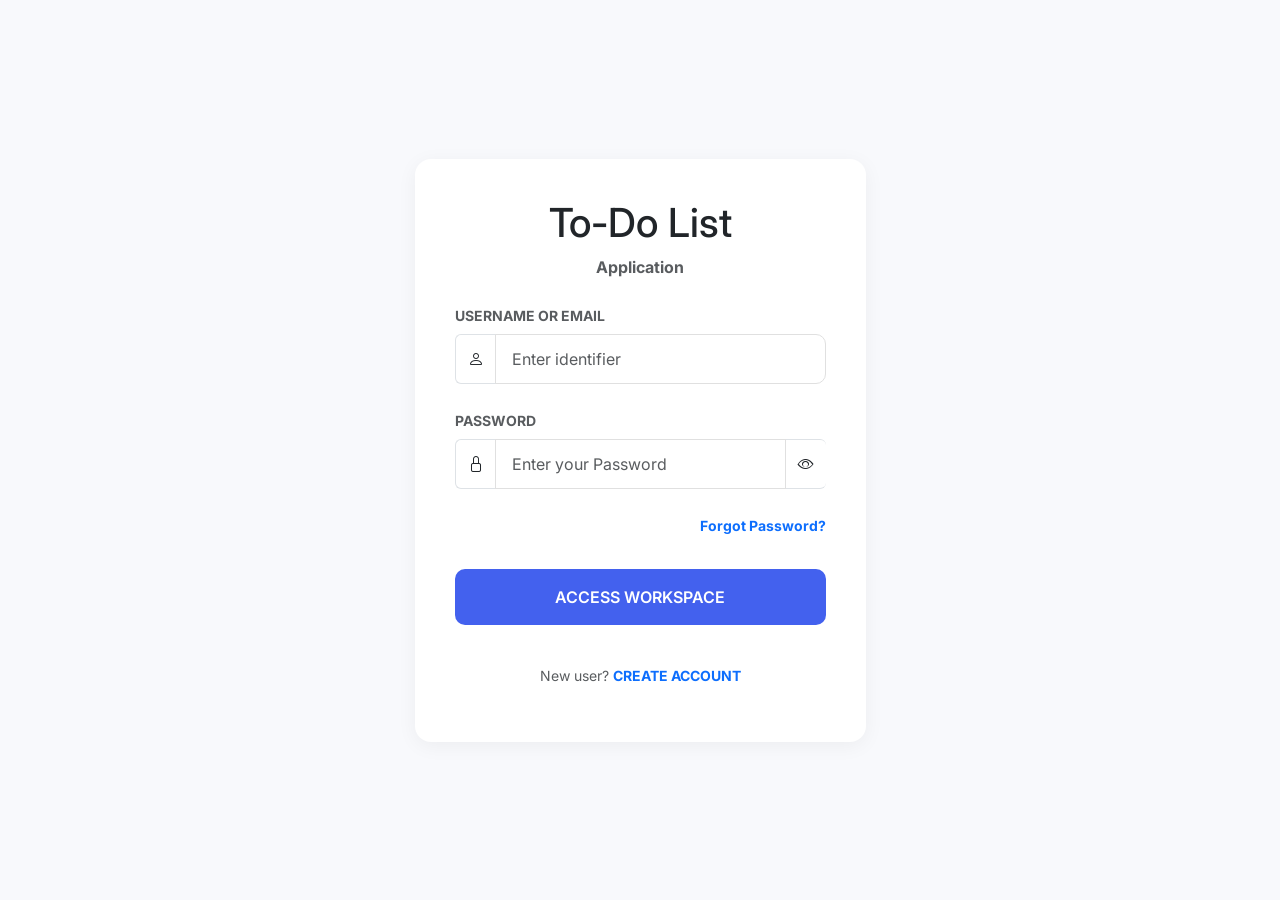
<file: Project1-TodoList/index.html>
<!DOCTYPE html>
<html lang="en">
<head>
    <meta charset="UTF-8">
    <meta name="viewport" content="width=device-width, initial-scale=1.0">
    <title>Workspace - To-Do List Application</title>
    <link href="https://cdn.jsdelivr.net/npm/bootstrap@5.3.0/dist/css/bootstrap.min.css" rel="stylesheet">
    <link rel="stylesheet" href="https://cdn.jsdelivr.net/npm/bootstrap-icons@1.10.5/font/bootstrap-icons.css">
    <link href="https://fonts.googleapis.com/css2?family=Inter:wght@400;600;900&display=swap" rel="stylesheet">
    <link rel="stylesheet" href="style.css">
</head>
<body>
    <nav class="navbar navbar-expand-lg sticky-top">
        <div class="container">
            <a class="navbar-brand fw-bold" href="#">
                <span class="title-3d">To-Do List</span> Application
            </a>
            <div class="d-flex align-items-center">
                <div class="dropdown">
                    <button class="btn btn-primary rounded-pill dropdown-toggle px-3" type="button" id="userDropdown" data-bs-toggle="dropdown" aria-expanded="false">
                        <i class="bi bi-person-circle me-2"></i>
                        <span id="usernameDisplay"></span>
                    </button>
                    <ul class="dropdown-menu dropdown-menu-end card border-0 shadow-lg mt-2 p-2" aria-labelledby="userDropdown" style="border-radius: 15px;">
                        <li>
                            <button class="dropdown-item rounded-3 py-2 text-danger fw-bold" onclick="logout()">
                                <i class="bi bi-power me-2"></i>Logout
                            </button>
                        </li>
                    </ul>
                </div>
            </div>
        </div>
    </nav>

    <div class="container my-5">
        <div class="row g-5">
            <!-- Sidebar: Add Task -->
            <div class="col-lg-4">
                <div class="card p-4 sticky-top" style="top: 100px; z-index: 10;">
                    <h5 class="fw-bold mb-4 text-primary">NEW MISSION</h5>
                    <form id="taskForm">
                        <div class="mb-4">
                            <label for="taskTitle" class="form-label small fw-bold text-muted">OBJECTIVE</label>
                            <input type="text" class="form-control" id="taskTitle" placeholder="What's the goal?" required>
                        </div>
                        <div class="mb-4">
                            <label for="taskDesc" class="form-label small fw-bold text-muted">INTEL</label>
                            <textarea class="form-control" id="taskDesc" rows="4" placeholder="Additional details..."></textarea>
                        </div>
                        <button type="submit" class="btn btn-primary w-100 py-3">
                            <i class="bi bi-plus-lg me-2"></i>DEPLOY TASK
                        </button>
                    </form>
                </div>
            </div>

            <!-- Main Content: Task Lists -->
            <div class="col-lg-8">
                <div class="card p-4 mb-5">
                    <div class="card-body p-2">
                        <!-- Search Box -->
                        <div class="mb-5 px-2">
                            <div class="input-group shadow-sm rounded-pill overflow-hidden" style="background: var(--bg-color); border: none;">
                                <span class="input-group-text bg-transparent border-0 ps-4"><i class="bi bi-search text-primary"></i></span>
                                <input type="text" id="taskSearch" class="form-control bg-transparent border-0 py-3 shadow-none" placeholder="Search for missions or intel...">
                            </div>
                        </div>

                        <ul class="nav nav-pills mb-5 p-2 bg-light rounded-pill shadow-sm" id="taskTabs" role="tablist">
                        <li class="nav-item flex-fill" role="presentation">
                            <button class="nav-link active rounded-pill py-3 w-100 fw-bold" id="pending-tab" data-bs-toggle="tab" data-bs-target="#pending" type="button" role="tab">
                                <i class="bi bi-activity me-2"></i>ACTIVE
                            </button>
                        </li>
                        <li class="nav-item flex-fill" role="presentation">
                            <button class="nav-link rounded-pill py-3 w-100 fw-bold" id="completed-tab" data-bs-toggle="tab" data-bs-target="#completed" type="button" role="tab">
                                <i class="bi bi-check-all me-2"></i>FINISHED
                            </button>
                        </li>
                    </ul>
                    
                    <div class="tab-content" id="taskTabsContent">
                        <div class="tab-pane fade show active" id="pending" role="tabpanel">
                            <div id="pendingTasksList">
                                <!-- Dynamic Injection -->
                            </div>
                        </div>
                        <div class="tab-pane fade" id="completed" role="tabpanel">
                            <div id="completedTasksList">
                                <!-- Dynamic Injection -->
                            </div>
                        </div>
                    </div>
                </div>
            </div>
        </div>
    </div>

    <!-- Edit Task Modal -->
    <div class="modal fade" id="editModal" tabindex="-1">
        <div class="modal-dialog modal-dialog-centered">
            <div class="modal-content border-0 card p-3">
                <div class="modal-header border-0">
                    <h5 class="modal-title fw-bold text-primary">REVISE MISSION</h5>
                    <button type="button" class="btn-close" data-bs-dismiss="modal"></button>
                </div>
                <div class="modal-body">
                    <form id="editForm">
                        <input type="hidden" id="editTaskId">
                        <div class="mb-4">
                            <label for="editTitle" class="form-label small fw-bold text-muted">OBJECTIVE</label>
                            <input type="text" class="form-control" id="editTitle" required>
                        </div>
                        <div class="mb-4">
                            <label for="editDesc" class="form-label small fw-bold text-muted">INTEL</label>
                            <textarea class="form-control" id="editDesc" rows="3"></textarea>
                        </div>
                        <div class="form-check form-switch mb-4">
                            <input class="form-check-input" type="checkbox" id="editCompleted">
                            <label class="form-check-label fw-bold" for="editCompleted">MISSION ACCOMPLISHED</label>
                        </div>
                        <div class="d-flex gap-3">
                            <button type="submit" class="btn btn-primary flex-fill">UPDATE</button>
                        </div>
                    </form>
                </div>
            </div>
        </div>
    </div>

    <script src="https://cdn.jsdelivr.net/npm/bootstrap@5.3.0/dist/js/bootstrap.bundle.min.js"></script>
    <script src="script.js"></script>
    <script>
        function logout() {
            localStorage.removeItem('currentUser');
            window.location.href = 'login.html';
        }

        // Add some dynamic motion on scroll
        window.addEventListener('scroll', () => {
            const nav = document.querySelector('.navbar');
            if (window.scrollY > 50) {
                nav.style.transform = 'translateY(-5px)';
                nav.style.boxShadow = '0 15px 30px rgba(0,0,0,0.1)';
            } else {
                nav.style.transform = 'translateY(0)';
                nav.style.boxShadow = '0 10px 20px rgba(0,0,0,0.05)';
            }
        });
    </script>
</body>
</html>
</file>
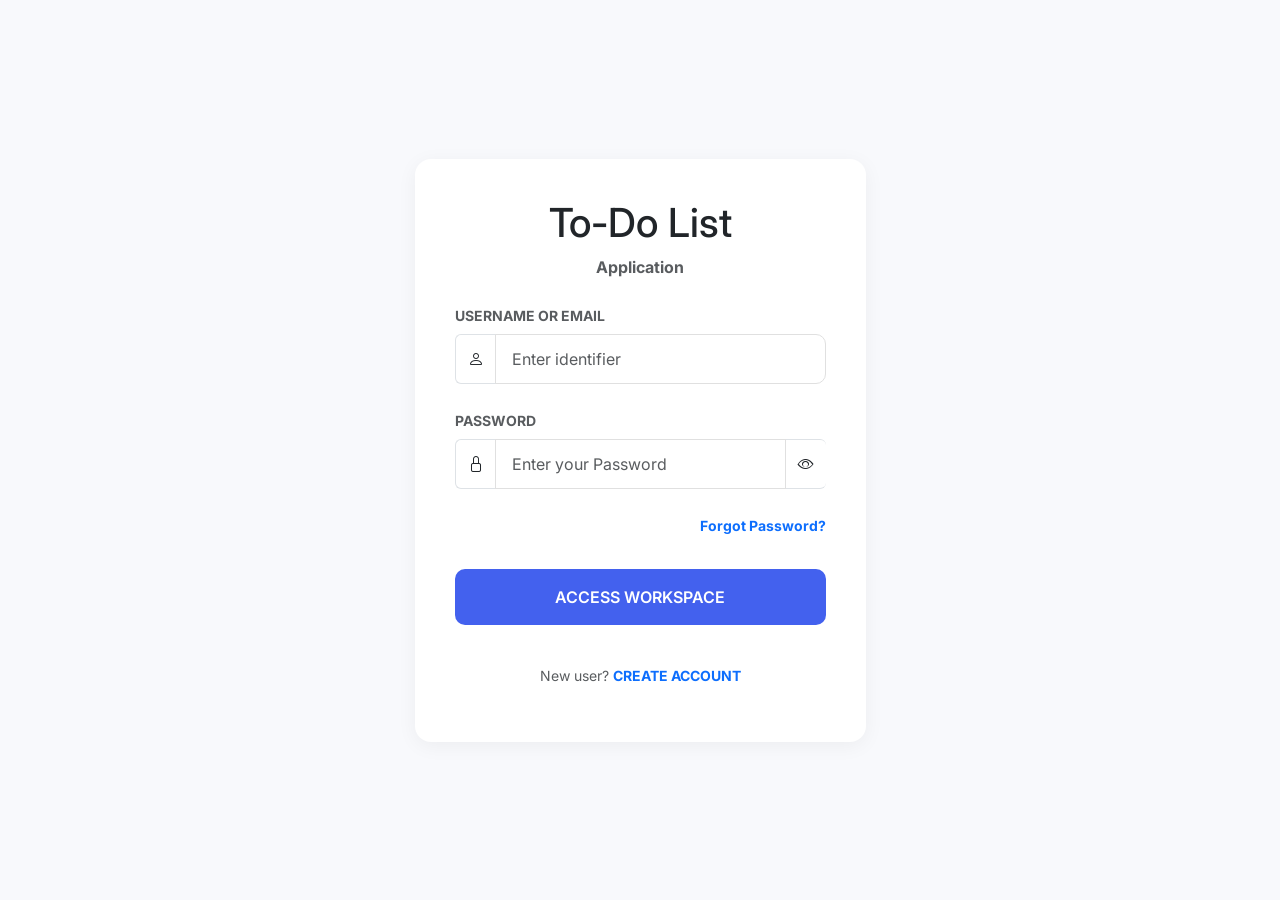
<file: Project1-TodoList/login.html>
<!DOCTYPE html>
<html lang="en">
<head>
    <meta charset="UTF-8">
    <meta name="viewport" content="width=device-width, initial-scale=1.0">
    <title>Sign In - To-Do List Application</title>
    <link href="https://cdn.jsdelivr.net/npm/bootstrap@5.3.0/dist/css/bootstrap.min.css" rel="stylesheet">
    <link rel="stylesheet" href="https://cdn.jsdelivr.net/npm/bootstrap-icons@1.10.5/font/bootstrap-icons.css">
    <link href="https://fonts.googleapis.com/css2?family=Inter:wght@400;600;900&display=swap" rel="stylesheet">
    <link rel="stylesheet" href="style.css">
</head>
<body>
    <div class="container">
        <div class="row justify-content-center min-vh-100 align-items-center">
            <div class="col-md-5">
                <div class="card p-4">
                    <div class="card-body">
                        <div class="text-center mb-4">
                            <h1 class="title-3d mb-2">To-Do List</h1>
                            <p class="text-muted fw-bold">Application</p>
                        </div>
                        
                        <form id="loginForm">
                            <div class="mb-4">
                                <label for="userIdentifier" class="form-label fw-bold text-muted small">USERNAME OR EMAIL</label>
                                <div class="input-group">
                                    <span class="input-group-text"><i class="bi bi-person"></i></span>
                                    <input type="text" class="form-control" id="userIdentifier" placeholder="Enter identifier" required>
                                </div>
                            </div>
                            
                            <div class="mb-4">
                                <label for="password" class="form-label fw-bold text-muted small">PASSWORD</label>
                                <div class="input-group">
                                    <span class="input-group-text"><i class="bi bi-lock"></i></span>
                                    <input type="password" class="form-control" id="password" placeholder="Enter your Password" required>
                                    <span class="input-group-text bg-transparent" id="togglePassword" style="cursor:pointer">
                                        <i class="bi bi-eye" id="eyeIcon"></i>
                                    </span>
                                </div>
                            </div>
                            
                            <div class="mb-4 text-end">
                                <a href="#" class="text-primary text-decoration-none small fw-bold" data-bs-toggle="modal" data-bs-target="#recoveryModal">Forgot Password?</a>
                            </div>
                            
                            <button type="submit" class="btn btn-primary w-100 py-3 mt-2">ACCESS WORKSPACE</button>
                        </form>
                        
                        <div class="text-center mt-4 pt-3">
                            <p class="text-muted small">New user? <a href="register.html" class="text-primary text-decoration-none fw-bold">CREATE ACCOUNT</a></p>
                        </div>
                    </div>
                </div>
            </div>
        </div>
    </div>

    <!-- Recovery Modal -->
    <div class="modal fade" id="recoveryModal" tabindex="-1">
        <div class="modal-dialog modal-dialog-centered">
            <div class="modal-content card border-0 p-3">
                <div class="modal-header border-0 pb-0">
                    <h5 class="modal-title fw-bold text-primary">ACCOUNT RECOVERY</h5>
                    <button type="button" class="btn-close" data-bs-dismiss="modal"></button>
                </div>
                <div class="modal-body">
                    <div id="recoveryStep1">
                        <p class="text-muted small mb-4">Enter your registered mobile number to receive an OTP.</p>
                        <div class="mb-4">
                            <label class="form-label fw-bold text-muted small">MOBILE NUMBER</label>
                            <div class="input-group">
                                <span class="input-group-text"><i class="bi bi-telephone"></i></span>
                                <input type="tel" id="recoveryMobile" class="form-control" placeholder="10-digit number">
                            </div>
                        </div>
                        <button onclick="sendOTP()" class="btn btn-primary w-100 py-2">SEND OTP</button>
                    </div>

                    <div id="recoveryStep2" style="display: none;">
                        <p class="text-muted small mb-4">An OTP has been sent to your number. Enter it below.</p>
                        <div class="mb-4">
                            <label class="form-label fw-bold text-muted small">ENTER OTP</label>
                            <div class="input-group">
                                <span class="input-group-text"><i class="bi bi-shield-check"></i></span>
                                <input type="text" id="recoveryOTP" class="form-control" placeholder="Enter OTP">
                            </div>
                            <div class="mt-2 text-center">
                                <small class="text-primary fw-bold" id="simulatedOTPHint"></small>
                            </div>
                        </div>
                        <button onclick="verifyOTP()" class="btn btn-primary w-100 py-2">VERIFY OTP</button>
                    </div>

                    <div id="recoveryStep3" style="display: none;">
                        <p class="text-muted small mb-4">OTP Verified! Enter your new password below.</p>
                        <div class="mb-4">
                            <label class="form-label fw-bold text-muted small">NEW PASSWORD</label>
                            <div class="input-group">
                                <span class="input-group-text"><i class="bi bi-lock"></i></span>
                                <input type="password" id="newPassword" class="form-control" placeholder="••••••••">
                            </div>
                        </div>
                        <button onclick="resetPassword()" class="btn btn-primary w-100 py-2">UPDATE PASSWORD</button>
                    </div>
                </div>
            </div>
        </div>
    </div>

    <script src="https://cdn.jsdelivr.net/npm/bootstrap@5.3.0/dist/js/bootstrap.bundle.min.js"></script>

    <script>
        const passwordInput = document.getElementById('password');
        const togglePassword = document.getElementById('togglePassword');
        const eyeIcon = document.getElementById('eyeIcon');

        togglePassword.addEventListener('click', () => {
            const type = passwordInput.getAttribute('type') === 'password' ? 'text' : 'password';
            passwordInput.setAttribute('type', type);
            eyeIcon.classList.toggle('bi-eye');
            eyeIcon.classList.toggle('bi-eye-slash');
        });

        document.getElementById('loginForm').addEventListener('submit', (e) => {
            e.preventDefault();
            const identifier = document.getElementById('userIdentifier').value.trim().toLowerCase();
            const password = passwordInput.value;
            
            let users = JSON.parse(localStorage.getItem('users') || '[]');
            const user = users.find(u => {
                const savedIdentifier = (u.identifier || '').trim().toLowerCase();
                const savedDisplayName = (u.displayName || '').trim().toLowerCase();
                const savedMobile = (u.mobile || '').trim();
                return (
                    u.password === password &&
                    (savedIdentifier === identifier || savedDisplayName === identifier || savedMobile === identifier)
                );
            });
            
            if (user) {
                localStorage.setItem('currentUser', user.displayName || identifier);
                window.location.href = 'index.html';
            } else {
                alert('Invalid identification. Access denied.');
            }
        });

        // Recovery Logic
        let recoveryUser = null;
        let simulatedOTP = null;
        const recoveryModalEl = document.getElementById('recoveryModal');

        function resetRecoveryState() {
            recoveryUser = null;
            simulatedOTP = null;
            document.getElementById('recoveryMobile').value = '';
            document.getElementById('recoveryOTP').value = '';
            document.getElementById('newPassword').value = '';
            document.getElementById('simulatedOTPHint').textContent = '';
            document.getElementById('recoveryStep1').style.display = 'block';
            document.getElementById('recoveryStep2').style.display = 'none';
            document.getElementById('recoveryStep3').style.display = 'none';
        }

        recoveryModalEl.addEventListener('hidden.bs.modal', resetRecoveryState);

        window.sendOTP = () => {
            const mobile = document.getElementById('recoveryMobile').value.trim();
            if (!/^\d{10}$/.test(mobile)) {
                alert('Enter a valid 10-digit mobile number.');
                return;
            }

            let users = JSON.parse(localStorage.getItem('users') || '[]');
            recoveryUser = users.find(u => u.mobile === mobile);

            if (recoveryUser) {
                simulatedOTP = Math.floor(1000 + Math.random() * 9000).toString();
                document.getElementById('simulatedOTPHint').textContent = `(Simulated OTP: ${simulatedOTP})`;
                document.getElementById('recoveryStep1').style.display = 'none';
                document.getElementById('recoveryStep2').style.display = 'block';
            } else {
                alert('This mobile number is not registered.');
            }
        };

        window.verifyOTP = () => {
            if (!simulatedOTP) {
                alert('Please request an OTP first.');
                return;
            }

            const enteredOTP = document.getElementById('recoveryOTP').value.trim();
            if (!enteredOTP) {
                alert('Please enter the OTP.');
                return;
            }

            if (enteredOTP === simulatedOTP) {
                document.getElementById('recoveryStep2').style.display = 'none';
                document.getElementById('recoveryStep3').style.display = 'block';
            } else {
                alert('Invalid OTP. Please try again.');
            }
        };

        window.resetPassword = () => {
            if (!recoveryUser) {
                alert('Recovery session expired. Please start again.');
                return;
            }

            const newPass = document.getElementById('newPassword').value.trim();
            if (newPass.length < 8) {
                alert('New password must be at least 8 characters.');
                return;
            }

            let users = JSON.parse(localStorage.getItem('users') || '[]');
            const userIndex = users.findIndex(u => u.mobile === recoveryUser.mobile);
            
            if (userIndex !== -1) {
                users[userIndex].password = newPass;
                localStorage.setItem('users', JSON.stringify(users));
                alert('Password reset successful! You can now sign in.');
                location.reload();
            }
        };
    </script>
</body>
</html>
</file>
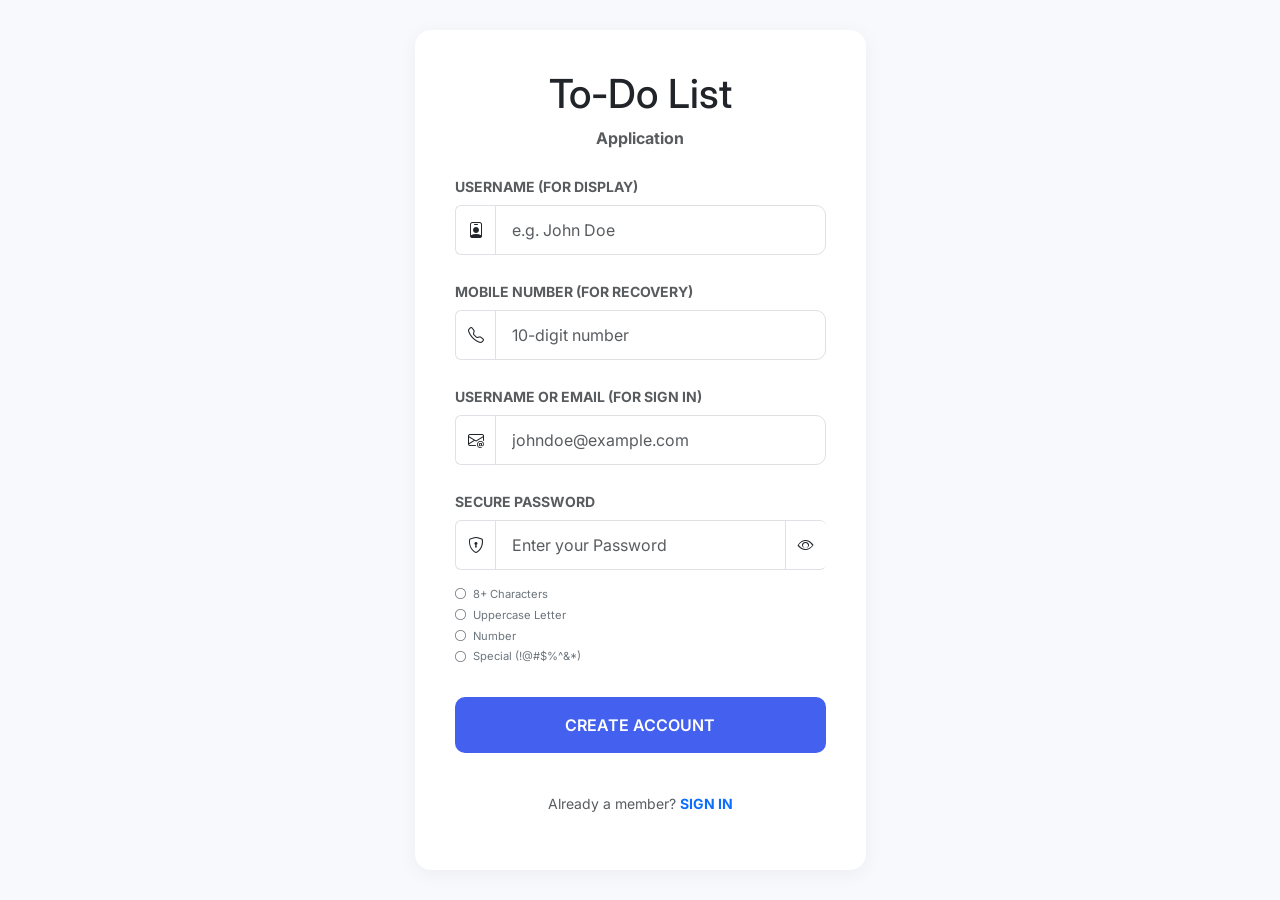
<file: Project1-TodoList/register.html>
<!DOCTYPE html>
<html lang="en">
<head>
    <meta charset="UTF-8">
    <meta name="viewport" content="width=device-width, initial-scale=1.0">
    <title>Register - To-Do List Application</title>
    <link href="https://cdn.jsdelivr.net/npm/bootstrap@5.3.0/dist/css/bootstrap.min.css" rel="stylesheet">
    <link rel="stylesheet" href="https://cdn.jsdelivr.net/npm/bootstrap-icons@1.10.5/font/bootstrap-icons.css">
    <link href="https://fonts.googleapis.com/css2?family=Inter:wght@400;600;900&display=swap" rel="stylesheet">
    <link rel="stylesheet" href="style.css">
</head>
<body>
    <div class="container">
        <div class="row justify-content-center min-vh-100 align-items-center">
            <div class="col-md-5">
                <div class="card p-4">
                    <div class="card-body">
                        <div class="text-center mb-4">
                            <h1 class="title-3d mb-2">To-Do List</h1>
                            <p class="text-muted fw-bold">Application</p>
                        </div>
                        
                        <form id="registerForm">
                            <div class="mb-4">
                                <label for="displayName" class="form-label fw-bold text-muted small">USERNAME (FOR DISPLAY)</label>
                                <div class="input-group">
                                    <span class="input-group-text"><i class="bi bi-person-badge"></i></span>
                                    <input type="text" class="form-control" id="displayName" placeholder="e.g. John Doe" required>
                                </div>
                            </div>

                            <div class="mb-4">
                                <label for="mobileNumber" class="form-label fw-bold text-muted small">MOBILE NUMBER (FOR RECOVERY)</label>
                                <div class="input-group">
                                    <span class="input-group-text"><i class="bi bi-telephone"></i></span>
                                    <input type="tel" class="form-control" id="mobileNumber" placeholder="10-digit number" pattern="[0-9]{10}" required title="Please enter a valid 10-digit mobile number">
                                </div>
                            </div>

                            <div class="mb-4">
                                <label for="userIdentifier" class="form-label fw-bold text-muted small">USERNAME OR EMAIL (FOR SIGN IN)</label>
                                <div class="input-group">
                                    <span class="input-group-text"><i class="bi bi-envelope-at"></i></span>
                                    <input type="text" class="form-control" id="userIdentifier" placeholder="johndoe@example.com" required>
                                </div>
                            </div>
                            
                            <div class="mb-4">
                                <label for="password" class="form-label fw-bold text-muted small">SECURE PASSWORD</label>
                                <div class="input-group">
                                    <span class="input-group-text"><i class="bi bi-shield-lock"></i></span>
                                    <input type="password" class="form-control" id="password" placeholder="Enter your Password" required>
                                    <span class="input-group-text bg-transparent" id="togglePassword" style="cursor:pointer">
                                        <i class="bi bi-eye" id="eyeIcon"></i>
                                    </span>
                                </div>
                                <div class="password-requirements mt-3" id="requirements">
                                    <div class="requirement-item small mb-1" id="length"><i class="bi bi-circle me-1"></i> 8+ Characters</div>
                                    <div class="requirement-item small mb-1" id="uppercase"><i class="bi bi-circle me-1"></i> Uppercase Letter</div>
                                    <div class="requirement-item small mb-1" id="number"><i class="bi bi-circle me-1"></i> Number</div>
                                    <div class="requirement-item small mb-1" id="special"><i class="bi bi-circle me-1"></i> Special (!@#$%^&*)</div>
                                </div>
                            </div>
                            
                            <button type="submit" class="btn btn-primary w-100 py-3 mt-2">CREATE ACCOUNT</button>
                        </form>
                        
                        <div class="text-center mt-4 pt-3">
                            <p class="text-muted small">Already a member? <a href="login.html" class="text-primary text-decoration-none fw-bold">SIGN IN</a></p>
                        </div>
                    </div>
                </div>
            </div>
        </div>
    </div>

    <script>
        const passwordInput = document.getElementById('password');
        const togglePassword = document.getElementById('togglePassword');
        const eyeIcon = document.getElementById('eyeIcon');
        const userIdentifier = document.getElementById('userIdentifier');

        togglePassword.addEventListener('click', () => {
            const type = passwordInput.getAttribute('type') === 'password' ? 'text' : 'password';
            passwordInput.setAttribute('type', type);
            eyeIcon.classList.toggle('bi-eye');
            eyeIcon.classList.toggle('bi-eye-slash');
        });

        const requirements = {
            length: val => val.length >= 8,
            uppercase: val => /[A-Z]/.test(val),
            number: val => /[0-9]/.test(val),
            special: val => /[!@#$%^&*]/.test(val)
        };

        passwordInput.addEventListener('input', () => {
            const val = passwordInput.value;
            Object.keys(requirements).forEach(req => {
                const isValid = requirements[req](val);
                const el = document.getElementById(req);
                const icon = el.querySelector('i');
                if (isValid) {
                    el.classList.add('text-success');
                    icon.classList.replace('bi-circle', 'bi-check-circle-fill');
                } else {
                    el.classList.remove('text-success');
                    icon.classList.replace('bi-check-circle-fill', 'bi-circle');
                }
            });
        });

        document.getElementById('registerForm').addEventListener('submit', (e) => {
            e.preventDefault();
            const identifier = userIdentifier.value.trim().toLowerCase();
            const password = passwordInput.value;
            const displayName = document.getElementById('displayName').value.trim();
            const mobile = document.getElementById('mobileNumber').value.trim();

            if (!displayName) {
                alert('Please enter a display username.');
                return;
            }

            if (!/^\d{10}$/.test(mobile)) {
                alert('Please enter a valid 10-digit mobile number.');
                return;
            }

            const allValid = Object.keys(requirements).every(req => requirements[req](password));
            if (!allValid) {
                alert('Password does not meet 3D security standards.');
                return;
            }
            
            let users = JSON.parse(localStorage.getItem('users') || '[]');
            if (users.find(u => (u.identifier || '').trim().toLowerCase() === identifier)) {
                alert('Account already exists!');
                return;
            }
            
            users.push({ identifier, password, displayName, mobile });
            localStorage.setItem('users', JSON.stringify(users));
            alert('Welcome to the Application!');
            window.location.href = 'login.html';
        });
    </script>
</body>
</html>
</file>
<file: Project1-TodoList/style.css>
:root {
    --primary-color: #4361ee;
    --secondary-color: #3f37c9;
    --success-color: #4cc9f0;
    --bg-color: #f8f9fc;
    --card-shadow: 0 4px 20px rgba(0, 0, 0, 0.05);
}

body {
    background-color: var(--bg-color);
    font-family: 'Inter', -apple-system, BlinkMacSystemFont, "Segoe UI", Roboto, sans-serif;
    color: #2b2d42;
}

.card {
    border: none;
    border-radius: 16px;
    box-shadow: var(--card-shadow);
    transition: transform 0.3s ease;
}

.navbar {
    background: linear-gradient(135deg, var(--primary-color), var(--secondary-color)) !important;
    padding: 1rem 0;
}

.btn-primary {
    background-color: var(--primary-color);
    border: none;
    padding: 0.6rem 1.5rem;
    border-radius: 10px;
    font-weight: 600;
}

.btn-primary:hover {
    background-color: var(--secondary-color);
}

.list-group-item {
    border: none;
    margin-bottom: 12px;
    border-radius: 12px !important;
    padding: 1.25rem;
    background: #fff;
    box-shadow: 0 2px 10px rgba(0,0,0,0.02);
    transition: all 0.3s cubic-bezier(0.4, 0, 0.2, 1);
}

.list-group-item:hover {
    transform: translateY(-2px);
    box-shadow: 0 5px 15px rgba(0,0,0,0.08);
    background-color: #fff;
}

.input-group-text {
    background: transparent;
    border-right: none;
    cursor: pointer;
}

.form-control {
    border-radius: 10px;
    padding: 0.75rem 1rem;
    border: 1px solid #e0e0e0;
}

.form-control:focus {
    box-shadow: 0 0 0 4px rgba(67, 97, 238, 0.1);
    border-color: var(--primary-color);
}

.completed-task {
    text-decoration: line-through;
    color: #adb5bd;
    opacity: 0.7;
}

.password-requirements {
    font-size: 0.8rem;
    color: #6c757d;
    margin-top: 0.5rem;
}

.requirement-item {
    margin-bottom: 2px;
}

.requirement-item.valid {
    color: #2ecc71;
}

.requirement-item.invalid {
    color: #e74c3c;
}
</file>
